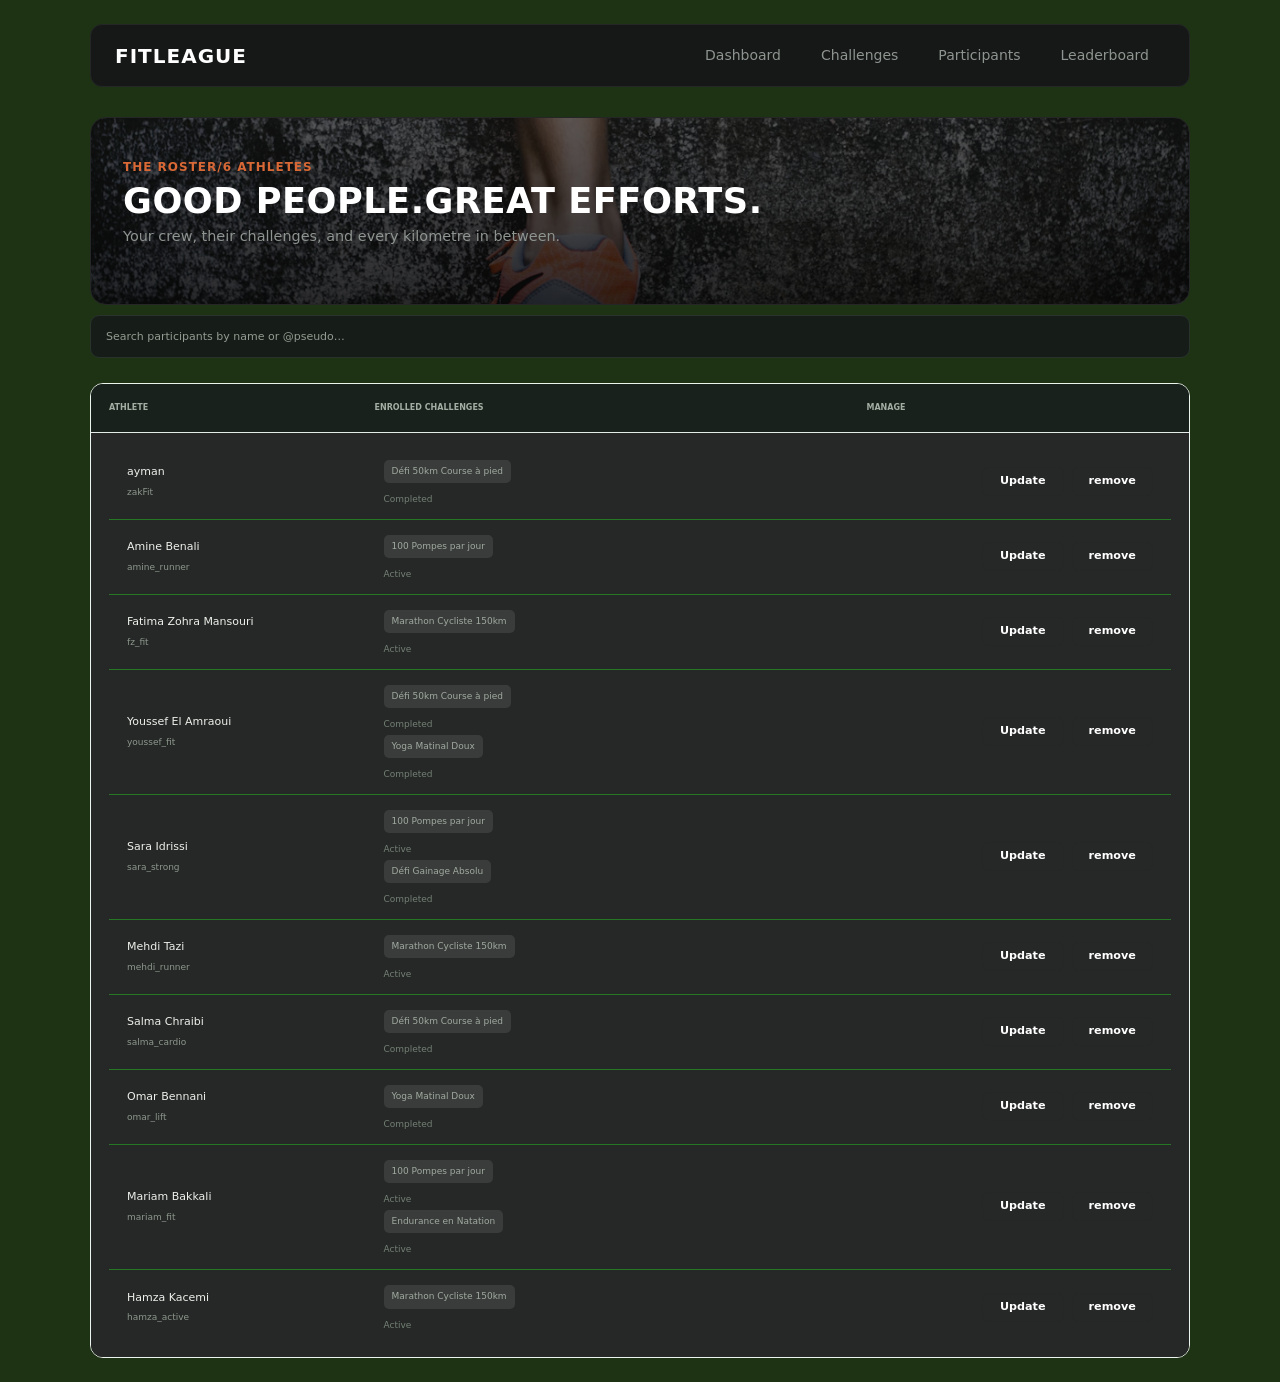
<file: participants.html>
<!DOCTYPE html>
<html lang="en">

<head>
  <meta charset="UTF-8">
  <meta name="viewport" content="width=device-width, initial-scale=1.0">
  <link href="https://cdn.jsdelivr.net/npm/bootstrap@5.3.8/dist/css/bootstrap.min.css" rel="stylesheet">
  <link rel="stylesheet" href="css/style.css">

  <title>Document</title>
</head>

<body>
  <div class="dashboard-container">
    <nav class="navbar">
      <div class="brand-logo">FITLEAGUE</div>
      <div class="nav-links">
        <a href="index.html" class="nav-link">Dashboard</a>
        <a href="challenger.html" class="nav-link">Challenges</a>
        <a href="participants.html" class="nav-link">Participants</a>
        <a href="#" class="nav-link">Leaderboard</a>
      </div>
    </nav>
    <header class="dashboard-header">

      <div class="hero-banner">
        <div class="subtitle-date">THE ROSTER/6 ATHLETES</div>
        <h1 class="main-title">GOOD PEOPLE.GREAT EFFORTS.</h1>
        <p class="welcome-text">Your crew, their challenges, and every kilometre in between.</p>
      </div>
      <!-- <div class="buttones">
        <button id="btn_update"> Update participant</button>
        <button id="btn_add"> Add participant</button>

      </div> -->

      <div id="search_b">
        <input type="text" id="search_p" placeholder="Search participants by name or @pseudo…">
      </div>

    </header>
    <section class="tabl">
      <div class="part1 row g-0">
        <div class="col-3">ATHLETE </div>
        <div class="col-4">ENROLLED CHALLENGES</div>
        <!-- <div class="col-3">OCTOBER 100</div> -->
        <div class="col-2 text-end">MANAGE</div>
      </div>

      <!-- R1 -->

      <div class="card1 row g-0 align-items-center" id="participantdiv">

        <!-- <div class="col-12 col-md-3">
          <div class="card1name">Maya Chen <span class="you">(you)</span></div>
          <div class="card1pp">@mayamoves</div>
        </div>

        <div class="col-12 col-md-4">
          <span class="enrolled main">October 100</span>
          <span class="enrolled ">Ride the distance </span>
          <span class="enrolled ">Stronger together</span>
          <span class="active">3 active challenges</span>
        </div>

        <div class="col-12 col-md-2 d-flex gap-2 justify-content-md-end">
          <button class="btn btn-outline-fl"><i class="bi bi-plus"></i> Update</button>
          <button class="btn btn-outline-fl"><i class="bi bi-pencil"></i> remove</button>
        </div> -->

      </div>

    </section>


  </div>
  <script src="https://cdn.jsdelivr.net/npm/bootstrap@5.3.8/dist/js/bootstrap.bundle.min.js"></script>
  <script src="js/data.js"></script>
  <script src="js/participant.js"  ></script>
</body>

</html>
</file>
<file: css/style.css>
:root {
  --bg-dark: #0f1110;
  --card-bg: #161817;
  --card-border: #242725;
  --accent-green: #b2f348;
  --accent-green-dark: #8ecb2f;
  --text-main: #ffffff;
  --text-muted: #8e9490;
  --font-family: system-ui, -apple-system, BlinkMacSystemFont, 'Segoe UI', Roboto, sans-serif;
}

* {
  box-sizing: border-box;
  margin: 0;
  padding: 0;
}

    body {
      background-color: #1e3314;
      color: var(--text-main);
      font-family: var(--font-family);
      padding: 24px;
      display: flex;
      justify-content: center;
    }

.dashboard-container {
  width: 100%;
  max-width: 1100px;
  display: flex;
  flex-direction: column;
  gap: 20px;
}

.navbar {
  display: flex;
  align-items: center;
  justify-content: space-between;
  background-color: var(--card-bg);
  border: 1px solid var(--card-border);
  border-radius: 12px;
  padding: 12px 24px;
}

.brand-logo {
  font-size: 1.25rem;
  font-weight: 900;
  letter-spacing: 1px;
  color: var(--text-main);
  display: flex;
  align-items: center;
  gap: 8px;
}

.brand-logo span {
  color: #000;
  padding: 2px 6px;
  border-radius: 4px;
  font-size: 0.9rem;
}

.nav-links {
  display: flex;
  gap: 8px;
}

.nav-link {
  color: var(--text-muted);
  text-decoration: none;
  font-size: 0.875rem;
  padding: 8px 16px;
  transition: all 0.2s;
}

   .nav-link:hover{
    border-bottom: 1px solid white;
   }


.dashboard-header {
  margin-top: 10px;
}

.subtitle-date {
  color: #d86835;
  font-size: 0.75rem;
  font-weight: 700;
  letter-spacing: 1px;
  text-transform: uppercase;
}

.main-title {
  font-size: 2.2rem;
  font-weight: 900;
  letter-spacing: 0.5px;
  margin: 4px 0;
}

.welcome-text {
  color: var(--text-muted);
  font-size: 0.9rem;
}


.hero-banner {
  position: relative;
  background: linear-gradient(rgba(0, 0, 0, 0.6), rgba(0, 0, 0, 0.8)),
    url('/Assets/images/heroimg.png') center/cover;
  border-radius: 16px;
  padding: 40px 32px;
  border: 1px solid var(--card-border);
}

.banner-tag {
  color: #d86835;
  font-size: 0.7rem;
  font-weight: 700;
  letter-spacing: 1px;
}

.banner-title {
  font-size: 2rem;
  font-weight: 900;
  line-height: 1.1;
  margin: 8px 0;
}

.banner-link {
  color: var(--accent-green);
  text-decoration: none;
  font-size: 0.85rem;
  font-weight: 600;
}

/* Grid Layouts */
.grid-3 {
  display: grid;
  grid-template-columns: repeat(3, 1fr);
  gap: 16px;
}

.stat-card {
  background-color: var(--card-bg);
  border: 1px solid var(--card-border);
  border-radius: 12px;
  padding: 20px;
  display: flex;
  flex-direction: column;
  justify-content: space-between;
}

.stat-header {
  display: flex;
  justify-content: space-between;
  color: var(--text-muted);
  font-size: 0.8rem;
}

.stat-number {
  font-size: 2.5rem;
  font-weight: 800;
  margin: 10px 0 4px;
}

.stat-footer {
  color: var(--text-muted);
  font-size: 0.75rem;
}

.activity-card {
  background-color: var(--card-bg);
  border: 1px solid var(--card-border);
  border-radius: 12px;
  overflow: hidden;
  display: flex;
  flex-direction: column;
}

.card-img-container {
  position: relative;
  height: 120px;
}

.card-img {
  width: 100%;
  height: 100%;
  object-fit: cover;
}

.badge-sport {
  position: absolute;
  top: 10px;
  left: 10px;
  background: rgba(0, 0, 0, 0.6);
  padding: 4px 8px;
  border-radius: 4px;
  font-size: 0.7rem;
  backdrop-filter: blur(4px);
}

.badge-status {
  position: absolute;
  top: 10px;
  right: 10px;
  padding: 4px 8px;
  border-radius: 10px;
  font-size: 0.65rem;
  font-weight: 700;
}

.badge-status.active {
  background: #1e3314;
  color: var(--accent-green);
  border: 1px solid var(--accent-green);
}

.badge-status.completed {
  background: #2a2a2a;
  color: #a0a0a0;
}

.card-body {
  padding: 16px;
  display: flex;
  flex-direction: column;
  gap: 12px;
}

.activity-title {
  font-size: 1.1rem;
  font-weight: 700;
}

.activity-subtitle {
  color: var(--text-muted);
  font-size: 0.75rem;
}

#searchChalinput {
  background-color: transparent;
  border: 2px solid rgb(59, 57, 57);
  border-radius: 10px;
  color: white;
  height: 30px;
  width: 80%;
}

#search_b {
  margin-bottom: 5px;
}

.card-actions {
  display: flex;
  gap: 8px;
  margin-top: 8px;
}

.btn {
  padding: 8px 12px;
  border-radius: 6px;
  font-size: 0.75rem;
  font-weight: 700;
  cursor: pointer;
  border: none;
  flex: 1;
  text-align: center; 
}

.btn-primary {
  background-color: var(--accent-green);
  color: #0d1203;
}

.btn-secondary {
  background-color: #202422;
  color: var(--text-main);
  border: 1px solid var(--card-border);
}

.leaderboard-section {
  background-color: var(--card-bg);
  border: 1px solid var(--card-border);
  border-radius: 12px;
  padding: 24px;
}

.section-title {
  font-size: 1.1rem;
  font-weight: 700;
}

.podium {
  display: flex;
  justify-content: center;
  align-items: flex-end;
  gap: 16px;
  height: 160px;
}

.podium-step {
  display: flex;
  flex-direction: column;
  align-items: center;
  width: 90px;
}

.podium-info {
  text-align: center;
  margin-bottom: 8px;
}

.runner-name {
  font-size: 0.75rem;
  color: var(--text-muted);
}

.runner-score {
  font-size: 0.8rem;
  font-weight: 700;
  color: var(--accent-green);
}

.podium-block {
  width: 100%;
  border-radius: 6px 6px 0 0;
  display: flex;
  align-items: center;
  justify-content: center;
  font-weight: 800;
  font-size: 1.2rem;
}

.rank-1 .podium-block {
  height: 100px;
  background-color: #233714;
  color: var(--accent-green);
  border: 1px solid var(--accent-green);
}

.rank-2 .podium-block {
  height: 70px;
  background-color: #1d211f;
  color: var(--text-muted);
}

.rank-3 .podium-block {
  height: 50px;
  background-color: #1d211f;
  color: var(--text-muted);
}




/* participant css */
.hero-banner {
    flex: 1;
    min-width: 280px;
}

.buttones {
    display: flex;
    gap: 14px;
    align-items: center;
}

.buttones button {
    background-color: #b3f35b;
    color: #17200e;
    border: none;
    border-radius: 9px;
    padding: 11px 16px;
    font-size: 11px;
    cursor: pointer;
    transition: 0.3s;
}




#search_b {
    width: 100%;
    margin-top: 10px;
}

#search_p {
    width: 100%;
    height: 43px;
    background-color: #161d18;
    border: 1px solid #29332c;
    border-radius: 9px;
    padding: 0 15px;
    color: white;
    font-size: 11px;
    outline: none;
}

#search_p::placeholder {
    color: #939b93;
}

#search_p:focus {
    border-color: #b3f35b;
}


.tabl {
    background-color: #141c17;
    border: 1px solid #ecf4ee;
    border-radius: 13px;
    overflow: hidden;
    width: 100%;
}



.part1 {
    background-color: #18211b;
    min-height: 49px;
    display: flex;
    align-items: center;
    padding: 0 18px;
    color: #a5aea4;
    font-size: 8px;
    font-weight: 600;
    border-bottom: 1px solid #e3ece6;
}



.card1 {
    display: flex;
    align-items: center;
    min-height: 75px;
    padding: 12px 18px;
    margin: 0;
    border-bottom: 1px solid rgba(36, 188, 36, 0.533);
    background-color: #262827;
    /* transition: background-color 0.2s; */
}

.card1:hover {
    background-color: #19231c;
}

.card1:last-child {
    border-bottom: none;
}


.card1name {
    color: #edf0eb;
    font-size: 11px;
    font-weight: 500;
    margin-bottom: 5px;
}

.you {
    color: #c3c9c1;
    margin-left: 3px;
}

.card1pp {
    color: #8d978d;
    font-size: 9px;
}


.enrolled {
    display: inline-block;
    background-color: #3a3c3b;
    color: #a0aaa0;
    padding: 5px 8px;
    border-radius: 5px;
    font-size: 9px;
    margin-right: 3px;
    margin-bottom: 5px;
}

.enrolled.main {
    background-color: #273d1c;
    color: #b3f35b;
}

.active {
    display: block;
    color: #738075;
    font-size: 9px;
    margin-top: 5px;
}

.km {
    color: #f0f3ed;
    font-size: 10px;
    font-weight: 600;
    margin-bottom: 7px;
}

.progress {
    width: 78px;
    height: 5px;
    background-color: #303b32;
    border-radius: 10px;
    overflow: hidden;
}

.progress .dd {
    height: 100%;
    background-color: #b3f35b;
    border-radius: 10px;
}
.btn-outline-fl {
  background: transparent;
  color: #fff;
  border: 1px solid var(--card-border);
  border-radius: 6px;
  padding: 5px 12px;
  font-size: 0.7rem;
  cursor: pointer;
}
.btn-outline-fl:hover { color: var(--accent-green); border-color: var(--accent-green); }




.afichagemodal {
  display: none;
  position: fixed;
  top: 0;
  left: 0;
  width: 100vw;
  height: 100vh;
  background-color: rgba(0, 0, 0, 0.7);
  z-index: 1;
  justify-content: center;
  align-items: center;
}

.modal-div {
  background-color: #1a2318;
  padding: 30px;
  border-radius: 10px;
  width: 90%;
  max-width: 550px;
  max-height: 700px;
  overflow-y: auto;
  box-shadow: 0 15px 35px rgba(0, 0, 0, 0.5);
  position: relative;
}

.fermer-btn {
  position: absolute;
  top: 15px;
  right: 20px;
  font-size: 28px;
  color: #fff;
  cursor: pointer;
}

form {
  display: flex;
  flex-direction: column;
  gap: 12px;
  width: 100%;
}


form label {
  font-weight: 600;
  font-size: 14px;
  color: #918989;
  margin-bottom: -4px;
}


form input,
form select {
  padding: 10px 12px;
  font-size: 14px;
  border: 1px solid #ccc;
  outline: none;
  background-color: #fff;
  width: 100%;
  box-sizing: border-box;

}

.btn:hover {
  transform: scale(1.03);
  background-color: #80c04f;
}


@media (max-width: 768px) {
  .grid-3 {
    grid-template-columns: 1fr;
  }

  .navbar {
    flex-direction: column;
    gap: 12px;
  }
}
</file>
